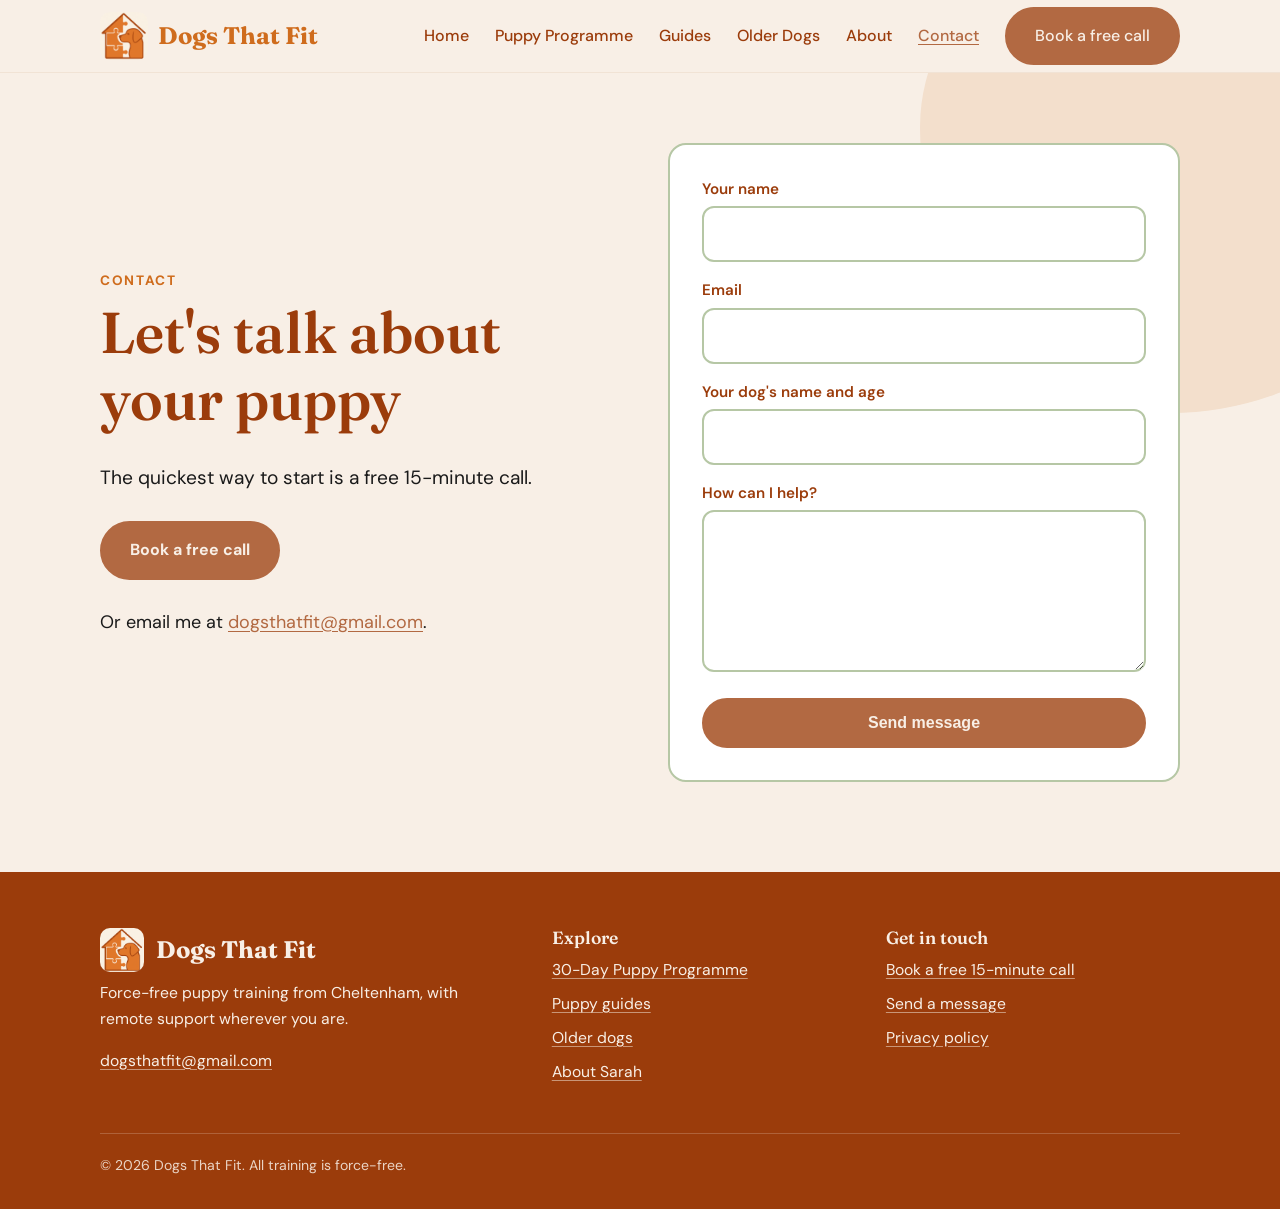
<file: contact.html>
<!doctype html>
<html lang="en-GB">
<head>
<meta charset="utf-8">
<meta name="viewport" content="width=device-width, initial-scale=1">
<title>Contact | Dogs That Fit</title>
<meta name="description" content="Get in touch with Sarah at Dogs That Fit, or book a free 15-minute call.">
<link rel="icon" href="images/favicon.png" type="image/png">
<link rel="preconnect" href="https://fonts.googleapis.com">
<link rel="preconnect" href="https://fonts.gstatic.com" crossorigin>
<link href="https://fonts.googleapis.com/css2?family=DM+Sans:wght@400;500;600;700&family=Fraunces:opsz,wght@9..144,500;9..144,600;9..144,700&display=swap" rel="stylesheet">
<link rel="stylesheet" href="css/style.css">
</head>
<body>
<header class="site-header">
  <nav class="wrap nav" aria-label="Main">
    <a class="logo" href="index.html"><img class="logo-mark" src="images/logo-mark.png" alt="">Dogs That Fit</a>
    <button class="nav-toggle" aria-label="Menu" aria-expanded="false"><svg viewBox="0 0 24 24" fill="none" stroke="currentColor" stroke-width="2" stroke-linecap="round"><path d="M4 7h16M4 12h16M4 17h16"/></svg></button>
    <ul class="nav-links">
<li><a href="index.html">Home</a></li>
<li><a href="puppy-programme.html">Puppy Programme</a></li>
<li><a href="guides.html">Guides</a></li>
<li><a href="older-dogs.html">Older Dogs</a></li>
<li><a href="about.html">About</a></li>
<li><a href="contact.html" aria-current="page">Contact</a></li>
      <li><a class="btn" href="https://tidycal.com/dogsthatfit/15-minute-discovery-call" style="color:var(--cream)">Book a free call</a></li>
    </ul>
  </nav>
</header>
<main>

<section class="hero">
  <div class="wrap two-col">
    <div class="reveal">
      <span class="eyebrow">Contact</span>
      <h1>Let's talk about your puppy</h1>
      <p class="lead">The quickest way to start is a free 15-minute call.</p>
      <div class="btn-row"><a class="btn" href="https://tidycal.com/dogsthatfit/15-minute-discovery-call">Book a free call</a></div>
      <p style="margin-top:28px">Or email me at <a href="mailto:dogsthatfit@gmail.com">dogsthatfit@gmail.com</a>.</p>
    </div>
    <div class="reveal">
      <form class="form offer" name="contact" method="POST" data-netlify="true" netlify-honeypot="bot-field" action="thanks.html">
        <input type="hidden" name="form-name" value="contact">
        <p class="hidden"><label>Leave this empty <input name="bot-field"></label></p>
        <div><label for="name">Your name</label><input id="name" name="name" required></div>
        <div><label for="email">Email</label><input id="email" name="email" type="email" required></div>
        <div><label for="dog">Your dog's name and age</label><input id="dog" name="dog"></div>
        <div><label for="message">How can I help?</label><textarea id="message" name="message" rows="5" required></textarea></div>
        <button class="btn" type="submit">Send message</button>
      </form>
    </div>
  </div>
</section>

</main>
<footer class="site-footer">
  <div class="wrap">
    <div class="footer-grid">
      <div>
        <div class="footer-logo"><img src="images/logo-mark.png" alt="">Dogs That Fit</div>
        <p>Force-free puppy training from Cheltenham, with remote support wherever you are.</p>
        <p><a href="mailto:dogsthatfit@gmail.com">dogsthatfit@gmail.com</a></p>
      </div>
      <div>
        <h3>Explore</h3>
        <ul>
          <li><a href="puppy-programme.html">30-Day Puppy Programme</a></li>
          <li><a href="guides.html">Puppy guides</a></li>
          <li><a href="older-dogs.html">Older dogs</a></li>
          <li><a href="about.html">About Sarah</a></li>
        </ul>
      </div>
      <div>
        <h3>Get in touch</h3>
        <ul>
          <li><a href="https://tidycal.com/dogsthatfit/15-minute-discovery-call">Book a free 15-minute call</a></li>
          <li><a href="contact.html">Send a message</a></li>
          <li><a href="privacy.html">Privacy policy</a></li>
        </ul>
      </div>
    </div>
    <div class="footer-bottom">&copy; <span id="yr"></span> Dogs That Fit. All training is force-free.</div>
  </div>
</footer>
<script src="js/site.js"></script>
</body>
</html>
</file>
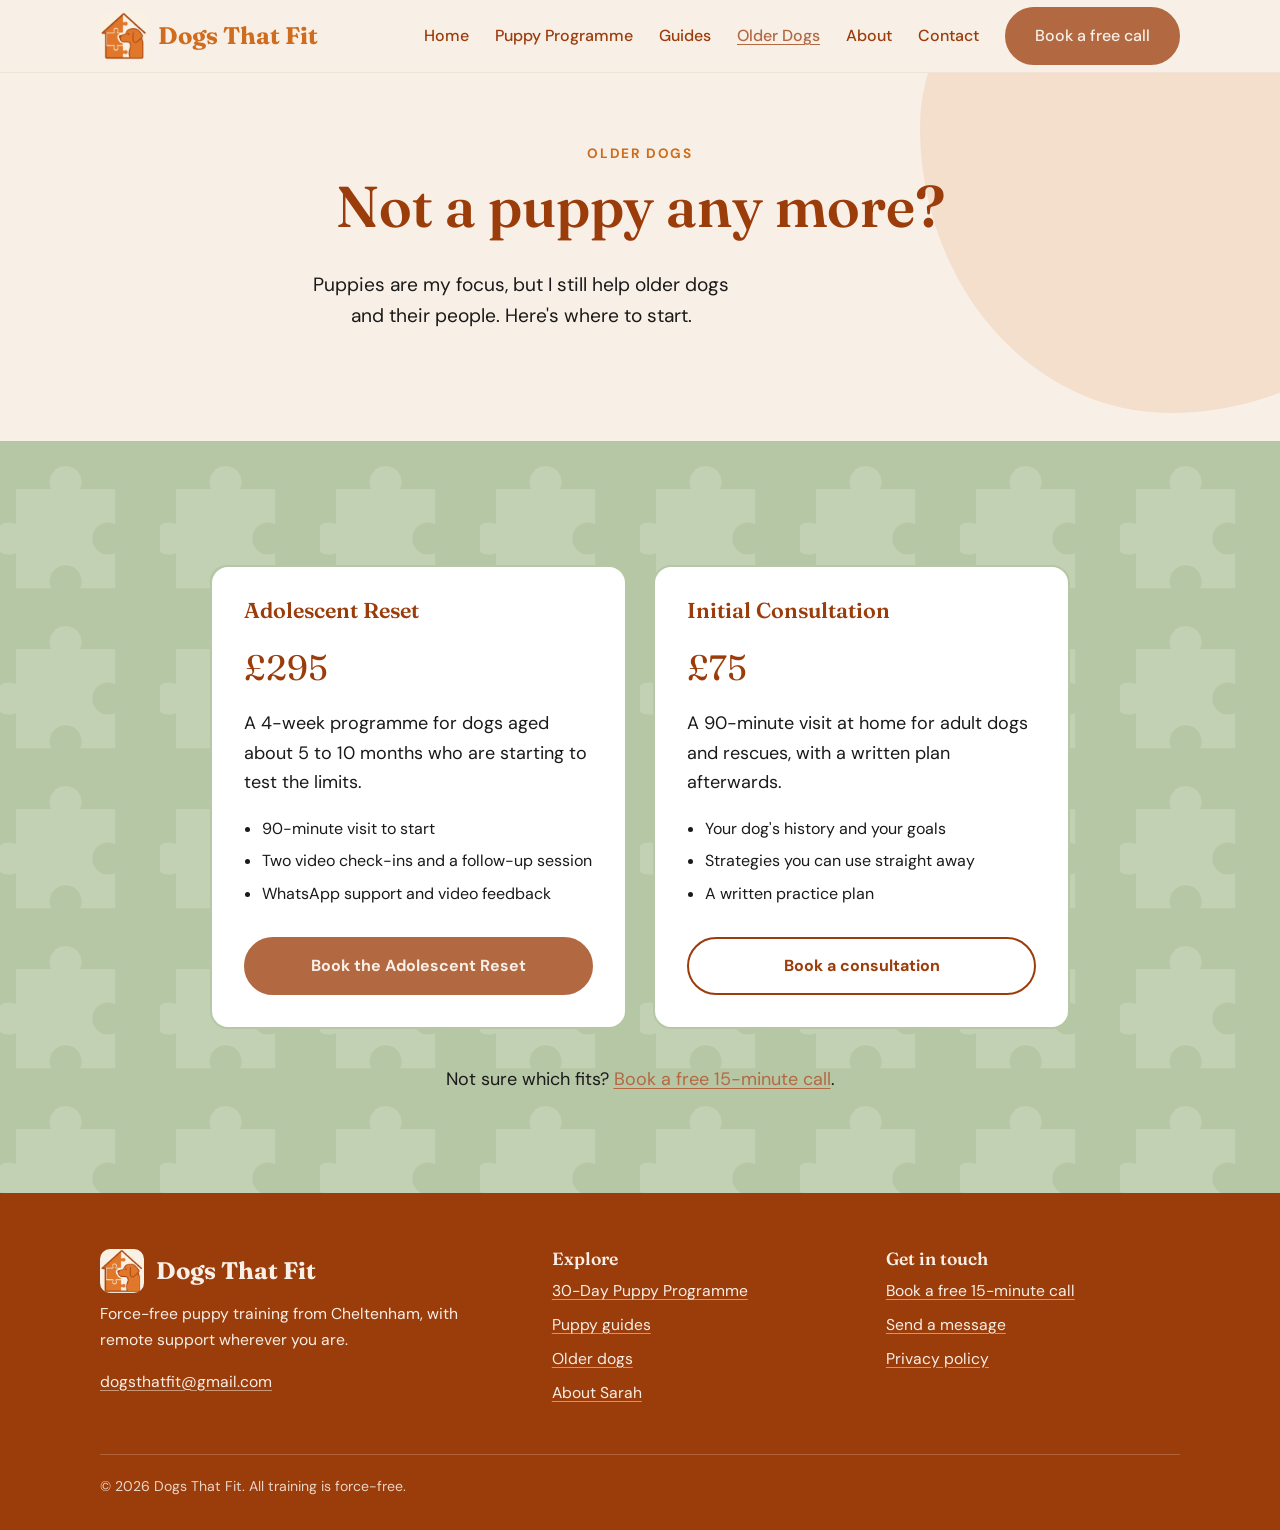
<file: older-dogs.html>
<!doctype html>
<html lang="en-GB">
<head>
<meta charset="utf-8">
<meta name="viewport" content="width=device-width, initial-scale=1">
<title>Older Dogs | Dogs That Fit</title>
<meta name="description" content="Force-free training for adolescent and adult dogs in Cheltenham: the Adolescent Reset programme and home consultations.">
<link rel="icon" href="images/favicon.png" type="image/png">
<link rel="preconnect" href="https://fonts.googleapis.com">
<link rel="preconnect" href="https://fonts.gstatic.com" crossorigin>
<link href="https://fonts.googleapis.com/css2?family=DM+Sans:wght@400;500;600;700&family=Fraunces:opsz,wght@9..144,500;9..144,600;9..144,700&display=swap" rel="stylesheet">
<link rel="stylesheet" href="css/style.css">
</head>
<body>
<header class="site-header">
  <nav class="wrap nav" aria-label="Main">
    <a class="logo" href="index.html"><img class="logo-mark" src="images/logo-mark.png" alt="">Dogs That Fit</a>
    <button class="nav-toggle" aria-label="Menu" aria-expanded="false"><svg viewBox="0 0 24 24" fill="none" stroke="currentColor" stroke-width="2" stroke-linecap="round"><path d="M4 7h16M4 12h16M4 17h16"/></svg></button>
    <ul class="nav-links">
<li><a href="index.html">Home</a></li>
<li><a href="puppy-programme.html">Puppy Programme</a></li>
<li><a href="guides.html">Guides</a></li>
<li><a href="older-dogs.html" aria-current="page">Older Dogs</a></li>
<li><a href="about.html">About</a></li>
<li><a href="contact.html">Contact</a></li>
      <li><a class="btn" href="https://tidycal.com/dogsthatfit/15-minute-discovery-call" style="color:var(--cream)">Book a free call</a></li>
    </ul>
  </nav>
</header>
<main>

<section class="hero">
  <div class="wrap narrow center reveal">
    <span class="eyebrow">Older dogs</span>
    <h1>Not a puppy any more?</h1>
    <p class="lead">Puppies are my focus, but I still help older dogs and their people. Here's where to start.</p>
  </div>
</section>

<section class="section band-sage">
  <div class="wrap">
    <div class="offers two">
      <div class="offer reveal">
        <h3>Adolescent Reset</h3>
        <div class="price">&pound;295</div>
        <p>A 4-week programme for dogs aged about 5 to 10 months who are starting to test the limits.</p>
        <ul><li>90-minute visit to start</li><li>Two video check-ins and a follow-up session</li><li>WhatsApp support and video feedback</li></ul>
        <a class="btn" href="https://tidycal.com/dogsthatfit/adolescent-reset">Book the Adolescent Reset</a>
      </div>
      <div class="offer reveal">
        <h3>Initial Consultation</h3>
        <div class="price">&pound;75</div>
        <p>A 90-minute visit at home for adult dogs and rescues, with a written plan afterwards.</p>
        <ul><li>Your dog's history and your goals</li><li>Strategies you can use straight away</li><li>A written practice plan</li></ul>
        <a class="btn secondary" href="https://tidycal.com/dogsthatfit/initial-consultation-clients-residence">Book a consultation</a>
      </div>
    </div>
    <p class="center reveal" style="margin-top:36px">Not sure which fits? <a href="https://tidycal.com/dogsthatfit/15-minute-discovery-call">Book a free 15-minute call</a>.</p>
  </div>
</section>

</main>
<footer class="site-footer">
  <div class="wrap">
    <div class="footer-grid">
      <div>
        <div class="footer-logo"><img src="images/logo-mark.png" alt="">Dogs That Fit</div>
        <p>Force-free puppy training from Cheltenham, with remote support wherever you are.</p>
        <p><a href="mailto:dogsthatfit@gmail.com">dogsthatfit@gmail.com</a></p>
      </div>
      <div>
        <h3>Explore</h3>
        <ul>
          <li><a href="puppy-programme.html">30-Day Puppy Programme</a></li>
          <li><a href="guides.html">Puppy guides</a></li>
          <li><a href="older-dogs.html">Older dogs</a></li>
          <li><a href="about.html">About Sarah</a></li>
        </ul>
      </div>
      <div>
        <h3>Get in touch</h3>
        <ul>
          <li><a href="https://tidycal.com/dogsthatfit/15-minute-discovery-call">Book a free 15-minute call</a></li>
          <li><a href="contact.html">Send a message</a></li>
          <li><a href="privacy.html">Privacy policy</a></li>
        </ul>
      </div>
    </div>
    <div class="footer-bottom">&copy; <span id="yr"></span> Dogs That Fit. All training is force-free.</div>
  </div>
</footer>
<script src="js/site.js"></script>
</body>
</html>
</file>
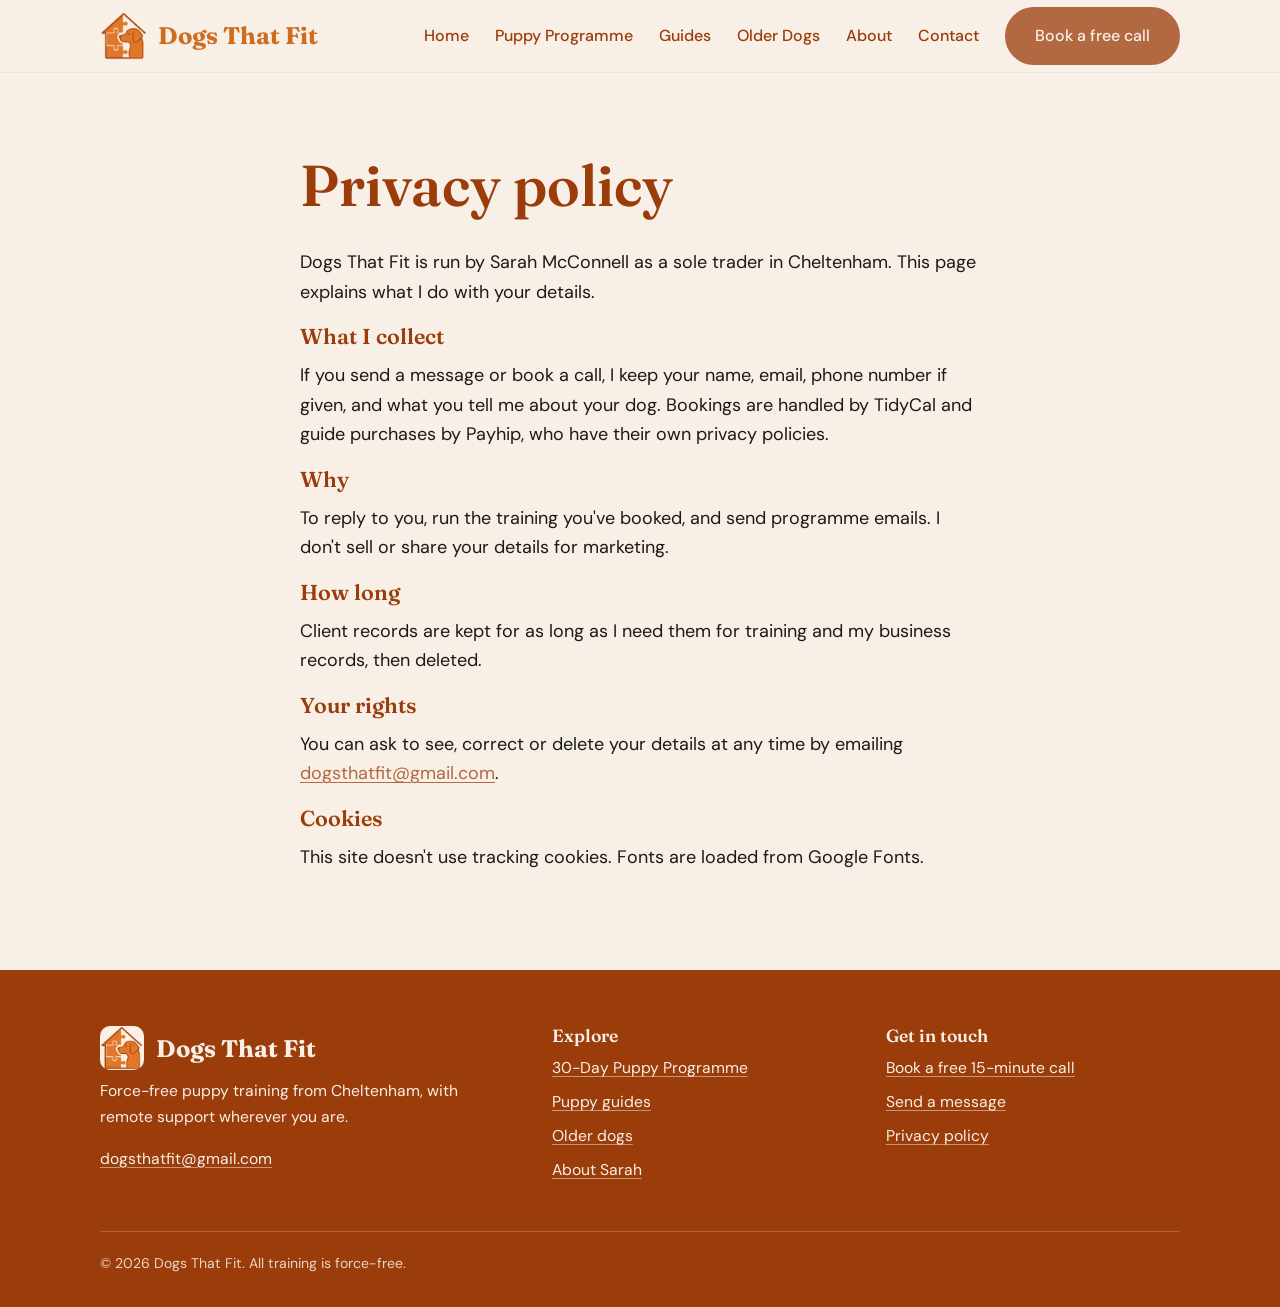
<file: privacy.html>
<!doctype html>
<html lang="en-GB">
<head>
<meta charset="utf-8">
<meta name="viewport" content="width=device-width, initial-scale=1">
<title>Privacy policy | Dogs That Fit</title>
<meta name="description" content="How Dogs That Fit handles your personal details.">
<link rel="icon" href="images/favicon.png" type="image/png">
<link rel="preconnect" href="https://fonts.googleapis.com">
<link rel="preconnect" href="https://fonts.gstatic.com" crossorigin>
<link href="https://fonts.googleapis.com/css2?family=DM+Sans:wght@400;500;600;700&family=Fraunces:opsz,wght@9..144,500;9..144,600;9..144,700&display=swap" rel="stylesheet">
<link rel="stylesheet" href="css/style.css">
</head>
<body>
<header class="site-header">
  <nav class="wrap nav" aria-label="Main">
    <a class="logo" href="index.html"><img class="logo-mark" src="images/logo-mark.png" alt="">Dogs That Fit</a>
    <button class="nav-toggle" aria-label="Menu" aria-expanded="false"><svg viewBox="0 0 24 24" fill="none" stroke="currentColor" stroke-width="2" stroke-linecap="round"><path d="M4 7h16M4 12h16M4 17h16"/></svg></button>
    <ul class="nav-links">
<li><a href="index.html">Home</a></li>
<li><a href="puppy-programme.html">Puppy Programme</a></li>
<li><a href="guides.html">Guides</a></li>
<li><a href="older-dogs.html">Older Dogs</a></li>
<li><a href="about.html">About</a></li>
<li><a href="contact.html">Contact</a></li>
      <li><a class="btn" href="https://tidycal.com/dogsthatfit/15-minute-discovery-call" style="color:var(--cream)">Book a free call</a></li>
    </ul>
  </nav>
</header>
<main>

<section class="section">
  <div class="wrap narrow">
    <h1>Privacy policy</h1>
    <p>Dogs That Fit is run by Sarah McConnell as a sole trader in Cheltenham. This page explains what I do with your details.</p>
    <h3>What I collect</h3>
    <p>If you send a message or book a call, I keep your name, email, phone number if given, and what you tell me about your dog. Bookings are handled by TidyCal and guide purchases by Payhip, who have their own privacy policies.</p>
    <h3>Why</h3>
    <p>To reply to you, run the training you've booked, and send programme emails. I don't sell or share your details for marketing.</p>
    <h3>How long</h3>
    <p>Client records are kept for as long as I need them for training and my business records, then deleted.</p>
    <h3>Your rights</h3>
    <p>You can ask to see, correct or delete your details at any time by emailing <a href="mailto:dogsthatfit@gmail.com">dogsthatfit@gmail.com</a>.</p>
    <h3>Cookies</h3>
    <p>This site doesn't use tracking cookies. Fonts are loaded from Google Fonts.</p>
  </div>
</section>
</main>
<footer class="site-footer">
  <div class="wrap">
    <div class="footer-grid">
      <div>
        <div class="footer-logo"><img src="images/logo-mark.png" alt="">Dogs That Fit</div>
        <p>Force-free puppy training from Cheltenham, with remote support wherever you are.</p>
        <p><a href="mailto:dogsthatfit@gmail.com">dogsthatfit@gmail.com</a></p>
      </div>
      <div>
        <h3>Explore</h3>
        <ul>
          <li><a href="puppy-programme.html">30-Day Puppy Programme</a></li>
          <li><a href="guides.html">Puppy guides</a></li>
          <li><a href="older-dogs.html">Older dogs</a></li>
          <li><a href="about.html">About Sarah</a></li>
        </ul>
      </div>
      <div>
        <h3>Get in touch</h3>
        <ul>
          <li><a href="https://tidycal.com/dogsthatfit/15-minute-discovery-call">Book a free 15-minute call</a></li>
          <li><a href="contact.html">Send a message</a></li>
          <li><a href="privacy.html">Privacy policy</a></li>
        </ul>
      </div>
    </div>
    <div class="footer-bottom">&copy; <span id="yr"></span> Dogs That Fit. All training is force-free.</div>
  </div>
</footer>
<script src="js/site.js"></script>
</body>
</html>
</file>
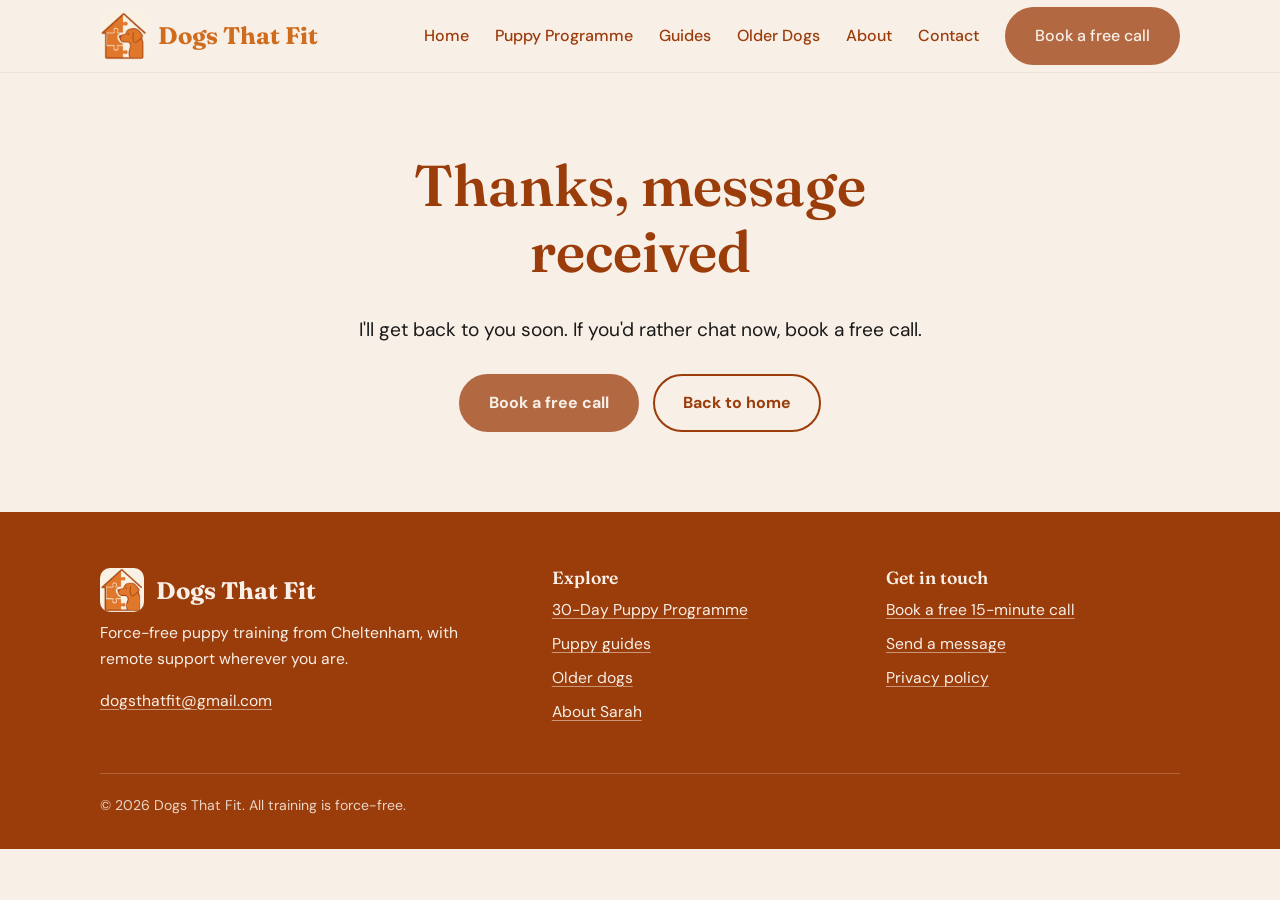
<file: thanks.html>
<!doctype html>
<html lang="en-GB">
<head>
<meta charset="utf-8">
<meta name="viewport" content="width=device-width, initial-scale=1">
<title>Thanks | Dogs That Fit</title>
<meta name="description" content="Message received.">
<link rel="icon" href="images/favicon.png" type="image/png">
<link rel="preconnect" href="https://fonts.googleapis.com">
<link rel="preconnect" href="https://fonts.gstatic.com" crossorigin>
<link href="https://fonts.googleapis.com/css2?family=DM+Sans:wght@400;500;600;700&family=Fraunces:opsz,wght@9..144,500;9..144,600;9..144,700&display=swap" rel="stylesheet">
<link rel="stylesheet" href="css/style.css">
</head>
<body>
<header class="site-header">
  <nav class="wrap nav" aria-label="Main">
    <a class="logo" href="index.html"><img class="logo-mark" src="images/logo-mark.png" alt="">Dogs That Fit</a>
    <button class="nav-toggle" aria-label="Menu" aria-expanded="false"><svg viewBox="0 0 24 24" fill="none" stroke="currentColor" stroke-width="2" stroke-linecap="round"><path d="M4 7h16M4 12h16M4 17h16"/></svg></button>
    <ul class="nav-links">
<li><a href="index.html">Home</a></li>
<li><a href="puppy-programme.html">Puppy Programme</a></li>
<li><a href="guides.html">Guides</a></li>
<li><a href="older-dogs.html">Older Dogs</a></li>
<li><a href="about.html">About</a></li>
<li><a href="contact.html">Contact</a></li>
      <li><a class="btn" href="https://tidycal.com/dogsthatfit/15-minute-discovery-call" style="color:var(--cream)">Book a free call</a></li>
    </ul>
  </nav>
</header>
<main>

<section class="section">
  <div class="wrap narrow center reveal">
    <h1>Thanks, message received</h1>
    <p class="lead">I'll get back to you soon. If you'd rather chat now, book a free call.</p>
    <div class="btn-row"><a class="btn" href="https://tidycal.com/dogsthatfit/15-minute-discovery-call">Book a free call</a><a class="btn secondary" href="index.html">Back to home</a></div>
  </div>
</section>
</main>
<footer class="site-footer">
  <div class="wrap">
    <div class="footer-grid">
      <div>
        <div class="footer-logo"><img src="images/logo-mark.png" alt="">Dogs That Fit</div>
        <p>Force-free puppy training from Cheltenham, with remote support wherever you are.</p>
        <p><a href="mailto:dogsthatfit@gmail.com">dogsthatfit@gmail.com</a></p>
      </div>
      <div>
        <h3>Explore</h3>
        <ul>
          <li><a href="puppy-programme.html">30-Day Puppy Programme</a></li>
          <li><a href="guides.html">Puppy guides</a></li>
          <li><a href="older-dogs.html">Older dogs</a></li>
          <li><a href="about.html">About Sarah</a></li>
        </ul>
      </div>
      <div>
        <h3>Get in touch</h3>
        <ul>
          <li><a href="https://tidycal.com/dogsthatfit/15-minute-discovery-call">Book a free 15-minute call</a></li>
          <li><a href="contact.html">Send a message</a></li>
          <li><a href="privacy.html">Privacy policy</a></li>
        </ul>
      </div>
    </div>
    <div class="footer-bottom">&copy; <span id="yr"></span> Dogs That Fit. All training is force-free.</div>
  </div>
</footer>
<script src="js/site.js"></script>
</body>
</html>
</file>
<file: css/style.css>
:root {
  --cream: #F8EFE6;
  --cream-deep: #F1E3D5;
  --rust: #9B3C0B;
  --terracotta: #B26942;
  --orange: #CF6C1D;
  --sage: #B6C7A5;
  --green: #62704B;
  --ink: #1A1A1A;
  --white: #FFFFFF;
  --radius: 18px;
  --max: 1120px;
}

* { box-sizing: border-box; }
html { scroll-behavior: smooth; }
body {
  margin: 0;
  background: var(--cream);
  color: var(--ink);
  font-family: "DM Sans", system-ui, sans-serif;
  font-size: 18px;
  line-height: 1.65;
}
img { max-width: 100%; display: block; }
a { color: var(--terracotta); text-decoration-color: var(--terracotta); text-underline-offset: 3px; }
a:hover { color: var(--rust); }

h1, h2, h3 {
  font-family: "Fraunces", Georgia, serif;
  color: var(--rust);
  line-height: 1.15;
  margin: 0 0 0.5em;
  font-weight: 600;
}
h1 { font-size: clamp(2.2rem, 5vw, 3.6rem); }
h2 { font-size: clamp(1.7rem, 3.5vw, 2.5rem); }
h3 { font-size: 1.35rem; }
p { margin: 0 0 1em; }

.wrap { max-width: var(--max); margin: 0 auto; padding: 0 20px; }
.section { padding: 80px 0; }
.section.tight { padding: 56px 0; }
.band-sage { background: var(--sage); }
.band-white { background: var(--white); }
.band-rust { background: var(--rust); color: var(--cream); }
.band-rust h2, .band-rust h3 { color: var(--cream); }
.band-rust a { color: var(--cream); }
.center { text-align: center; }
.narrow { max-width: 720px; margin-left: auto; margin-right: auto; }
.eyebrow {
  font-size: 0.85rem; letter-spacing: 0.12em; text-transform: uppercase;
  color: var(--orange); font-weight: 700; margin-bottom: 0.6em; display: block;
}
.lead { font-size: 1.2rem; }

/* Header */
.site-header {
  position: sticky; top: 0; z-index: 50;
  background: rgba(248, 239, 230, 0.96);
  backdrop-filter: blur(6px);
  border-bottom: 1px solid var(--cream-deep);
}
.nav { display: flex; align-items: center; justify-content: space-between; height: 72px; }
.logo {
  font-family: "Fraunces", Georgia, serif; font-weight: 700; font-size: 1.5rem;
  color: var(--orange); text-decoration: none; display: flex; align-items: center; gap: 10px;
}
.logo:hover { color: var(--orange); }
.logo-mark { width: 34px; height: 34px; }
.nav-links { display: flex; gap: 26px; align-items: center; list-style: none; margin: 0; padding: 0; }
.nav-links a { color: var(--rust); text-decoration: none; font-weight: 500; font-size: 1rem; }
.nav-links a:hover, .nav-links a[aria-current="page"] { color: var(--terracotta); text-decoration: underline; }
.nav-toggle { display: none; background: none; border: 0; padding: 8px; cursor: pointer; color: var(--rust); }
.nav-toggle svg { width: 28px; height: 28px; }

/* Buttons */
.btn {
  display: inline-block; padding: 14px 28px; border-radius: 999px;
  font-weight: 700; font-size: 1rem; text-decoration: none;
  border: 2px solid var(--terracotta); background: var(--terracotta); color: var(--cream);
  transition: background 0.25s, color 0.25s, transform 0.25s;
  cursor: pointer;
}
.btn:hover { background: var(--cream); color: var(--terracotta); transform: translateY(-2px); }
.btn.secondary { background: transparent; color: var(--rust); border-color: var(--rust); }
.btn.secondary:hover { background: var(--rust); color: var(--cream); }
.band-rust .btn { background: var(--cream); color: var(--rust); border-color: var(--cream); }
.band-rust .btn:hover { background: transparent; color: var(--cream); }
.btn-row { display: flex; gap: 14px; flex-wrap: wrap; margin-top: 28px; }
.center .btn-row { justify-content: center; }

/* Hero */
.hero { padding: 70px 0 90px; }
.hero-grid { display: grid; grid-template-columns: 1.1fr 0.9fr; gap: 56px; align-items: center; }
.hero p.lead { max-width: 34ch; }
.side-door { margin-top: 22px; font-size: 0.98rem; }

/* Photo slots: show a soft placeholder until real photos are added */
.photo {
  position: relative; border-radius: 48% 52% 46% 54% / 55% 45% 55% 45%;
  overflow: hidden; aspect-ratio: 1 / 1; background: var(--sage);
}
.photo.rect { border-radius: var(--radius); aspect-ratio: 4 / 3; }
.photo img { width: 100%; height: 100%; object-fit: cover; }
.photo .ph {
  position: absolute; inset: 0; display: flex; align-items: center; justify-content: center;
  color: var(--green); font-family: "Fraunces", serif; font-size: 1.1rem; text-align: center; padding: 20px;
}
.photo img + .ph { display: none; }

/* Steps */
.steps { display: grid; grid-template-columns: repeat(3, 1fr); gap: 28px; margin-top: 40px; }
.step { background: var(--cream); border-radius: var(--radius); padding: 30px; }
.step-num {
  width: 44px; height: 44px; border-radius: 50%; background: var(--terracotta); color: var(--cream);
  display: flex; align-items: center; justify-content: center; font-weight: 700; margin-bottom: 16px;
  font-family: "Fraunces", serif; font-size: 1.2rem;
}

/* Hover cards: front shows the topic, hover or tap reveals what the puppy learns */
.learn-grid { display: grid; grid-template-columns: repeat(4, 1fr); gap: 22px; margin-top: 40px; }
.learn-card {
  position: relative; min-height: 300px; border-radius: var(--radius); overflow: hidden;
  background: var(--white); border: 2px solid var(--sage); cursor: pointer; outline: none;
}
.learn-card .front, .learn-card .back {
  position: absolute; inset: 0; padding: 28px; display: flex; flex-direction: column;
  transition: opacity 0.45s ease, transform 0.45s ease;
}
.learn-card .front { justify-content: flex-end; }
.learn-card .front .blob {
  position: absolute; top: 26px; right: 24px; width: 110px; height: 110px;
  background: var(--sage); border-radius: 58% 42% 52% 48% / 45% 55% 45% 55%;
  transition: transform 0.6s ease;
}
.learn-card:nth-child(2) .blob { background: #E7C7AE; }
.learn-card:nth-child(3) .blob { background: #F0B98D; }
.learn-card:nth-child(4) .blob { background: #D3DCC7; }
.learn-card .front h3 { position: relative; margin: 0; }
.learn-card .front .hint { font-size: 0.9rem; color: var(--terracotta); margin-top: 6px; position: relative; }
.learn-card .back {
  background: var(--terracotta); color: var(--cream); opacity: 0; transform: translateY(14px);
}
.learn-card .back h3 { color: var(--cream); }
.learn-card .back ul { margin: 0; padding-left: 1.1em; font-size: 0.98rem; }
.learn-card .back li { margin-bottom: 6px; }
.learn-card:hover .back, .learn-card:focus .back, .learn-card:focus-within .back { opacity: 1; transform: none; }
.learn-card:hover .front, .learn-card:focus .front { opacity: 0; }
.learn-card:hover .blob { transform: scale(1.25) rotate(20deg); }

/* Offer cards */
.offers { display: grid; grid-template-columns: repeat(3, 1fr); gap: 26px; margin-top: 44px; align-items: stretch; }
.offers.two { grid-template-columns: repeat(2, 1fr); max-width: 860px; margin-left: auto; margin-right: auto; }
.offer {
  background: var(--white); border: 2px solid var(--sage); border-radius: var(--radius);
  padding: 32px; display: flex; flex-direction: column;
  transition: transform 0.3s, box-shadow 0.3s, border-color 0.3s;
}
.offer:hover { transform: translateY(-6px); box-shadow: 0 18px 40px rgba(155, 60, 11, 0.12); border-color: var(--terracotta); }
.offer.featured { border-color: var(--terracotta); border-width: 3px; }
.offer .tag {
  align-self: flex-start; background: var(--orange); color: var(--cream); border-radius: 999px;
  font-size: 0.78rem; font-weight: 700; padding: 4px 12px; letter-spacing: 0.06em; text-transform: uppercase; margin-bottom: 14px;
}
.offer .price { font-family: "Fraunces", serif; font-size: 2.2rem; color: var(--rust); margin: 4px 0 12px; }
.offer .price small { font-size: 1rem; color: var(--ink); font-family: "DM Sans", sans-serif; }
.offer ul { padding-left: 1.1em; margin: 0 0 24px; font-size: 1rem; }
.offer li { margin-bottom: 6px; }
.offer .btn { margin-top: auto; text-align: center; }

/* Ticks list */
.ticks { list-style: none; padding: 0; margin: 0; }
.ticks li { position: relative; padding-left: 34px; margin-bottom: 14px; }
.ticks li::before {
  content: ""; position: absolute; left: 0; top: 6px; width: 20px; height: 20px; border-radius: 50%;
  background: var(--green) url("data:image/svg+xml,%3Csvg xmlns='http://www.w3.org/2000/svg' viewBox='0 0 20 20'%3E%3Cpath d='M5 10.5l3 3 7-7' fill='none' stroke='%23F8EFE6' stroke-width='2.4' stroke-linecap='round' stroke-linejoin='round'/%3E%3C/svg%3E") center/14px no-repeat;
}

.two-col { display: grid; grid-template-columns: 1fr 1fr; gap: 56px; align-items: center; }
.quote {
  font-family: "Fraunces", serif; font-size: clamp(1.4rem, 3vw, 2rem); color: var(--rust);
  line-height: 1.35; max-width: 30ch; margin: 0 auto;
}

/* Timeline for the 30 days */
.timeline { list-style: none; margin: 40px 0 0; padding: 0; border-left: 3px solid var(--sage); }
.timeline li { position: relative; padding: 0 0 30px 34px; }
.timeline li::before {
  content: ""; position: absolute; left: -11px; top: 4px; width: 19px; height: 19px; border-radius: 50%;
  background: var(--terracotta); border: 3px solid var(--cream);
}
.timeline h3 { margin-bottom: 0.25em; }

/* FAQ */
.faq details { border-bottom: 1px solid var(--sage); padding: 18px 0; }
.faq summary {
  cursor: pointer; font-family: "Fraunces", serif; color: var(--rust); font-size: 1.2rem; list-style: none;
  display: flex; justify-content: space-between; gap: 20px;
}
.faq summary::-webkit-details-marker { display: none; }
.faq summary::after { content: "+"; color: var(--terracotta); font-size: 1.5rem; line-height: 1; transition: transform 0.25s; }
.faq details[open] summary::after { transform: rotate(45deg); }
.faq details p { margin: 12px 0 0; }

/* Form */
.form { display: grid; gap: 16px; }
.form label { font-weight: 600; color: var(--rust); font-size: 0.95rem; display: block; margin-bottom: 4px; }
.form input, .form textarea, .form select {
  width: 100%; padding: 13px 14px; border: 2px solid var(--sage); border-radius: 12px;
  background: var(--white); font: inherit; font-size: 1rem; color: var(--ink);
}
.form input:focus, .form textarea:focus, .form select:focus { outline: none; border-color: var(--terracotta); }
.hidden { display: none; }

/* Footer */
.site-footer { background: var(--rust); color: var(--cream); padding: 56px 0 32px; font-size: 0.98rem; }
.footer-grid { display: grid; grid-template-columns: 1.4fr 1fr 1fr; gap: 40px; }
.site-footer a { color: var(--cream); text-decoration-color: rgba(248, 239, 230, 0.5); }
.site-footer a:hover { color: var(--sage); }
.site-footer h3 { color: var(--cream); font-size: 1.1rem; }
.site-footer ul { list-style: none; padding: 0; margin: 0; }
.site-footer li { margin-bottom: 8px; }
.footer-logo { font-family: "Fraunces", serif; font-size: 1.5rem; color: var(--cream); font-weight: 700; margin-bottom: 8px; }
.footer-bottom { border-top: 1px solid rgba(248, 239, 230, 0.25); margin-top: 40px; padding-top: 20px; font-size: 0.88rem; opacity: 0.85; }

/* Reveal on scroll */
.reveal { opacity: 0; transform: translateY(24px); transition: opacity 0.7s ease, transform 0.7s ease; }
.reveal.in { opacity: 1; transform: none; }
@media (prefers-reduced-motion: reduce) {
  .reveal { opacity: 1; transform: none; transition: none; }
  * { transition: none !important; scroll-behavior: auto !important; }
}

@media (max-width: 980px) {
  .learn-grid { grid-template-columns: repeat(2, 1fr); }
  .offers, .offers.two, .steps { grid-template-columns: 1fr; }
  .footer-grid { grid-template-columns: 1fr 1fr; }
}
@media (max-width: 760px) {
  body { font-size: 17px; }
  .section { padding: 56px 0; }
  .hero { padding: 40px 0 60px; }
  .hero-grid, .two-col { grid-template-columns: 1fr; gap: 36px; }
  .hero-grid .photo { width: 100%; max-width: 360px; margin: 0 auto; }
  .two-col .photo { width: 100%; max-width: 360px; margin: 0 auto; }
  .learn-grid { grid-template-columns: 1fr; }
  .learn-card { min-height: 260px; }
  .footer-grid { grid-template-columns: 1fr; }
  .nav-toggle { display: block; }
  .nav-links {
    position: absolute; top: 72px; left: 0; right: 0; background: var(--cream);
    flex-direction: column; align-items: flex-start; gap: 0; padding: 8px 20px 20px;
    border-bottom: 1px solid var(--cream-deep); display: none;
  }
  .nav-links.open { display: flex; }
  .nav-links li { width: 100%; }
  .nav-links a { display: block; padding: 12px 0; font-size: 1.1rem; }
  .nav-links .btn { margin-top: 8px; display: inline-block; padding: 12px 24px; }
}

/* ---- Logo, illustration and puzzle motif ---- */
.logo .logo-mark { width: 48px; height: 48px; border-radius: 10px; }
.footer-logo { display: flex; align-items: center; gap: 12px; }
.footer-logo img { width: 44px; height: 44px; border-radius: 10px; }

.photo { overflow: visible; background: none; }
.photo > img, .photo .ph { border-radius: inherit; overflow: hidden; }
.photo > img { position: relative; z-index: 1; }
.photo .ph { position: absolute; inset: 0; background: var(--sage); display: flex; align-items: center; justify-content: center; }
.photo .ph img {
  width: 62%; height: auto; aspect-ratio: 1; border-radius: 50%;
  background: var(--cream); padding: 6%; box-shadow: 0 14px 40px rgba(98, 112, 75, 0.35);
}
.photo > img + .ph { display: none; }
.photo .puzzle {
  position: absolute; width: 26%; left: -6%; bottom: -4%; z-index: 2;
  fill: var(--orange); transform: rotate(-14deg);
  filter: drop-shadow(0 8px 16px rgba(155, 60, 11, 0.25));
  transition: transform 0.6s ease;
}
.photo:hover .puzzle { transform: rotate(6deg) translate(6px, -6px); }
.photo.rect .puzzle { width: 18%; left: auto; right: -4%; bottom: -6%; }

.learn-card .front .blob { display: flex; align-items: center; justify-content: center; color: var(--rust); }
.learn-card .front .blob .icon { width: 54px; height: 54px; }

.step-top { display: flex; align-items: center; justify-content: space-between; margin-bottom: 16px; }
.step-top .step-num { margin-bottom: 0; }
.step-icon { width: 42px; height: 42px; color: var(--terracotta); }
.step { transition: transform 0.3s, box-shadow 0.3s; }
.step:hover { transform: translateY(-6px); box-shadow: 0 18px 40px rgba(155, 60, 11, 0.1); }

.offer-icon { width: 46px; height: 46px; color: var(--terracotta); margin-bottom: 12px; }

.band-sage {
  background-color: var(--sage);
  background-image: url("data:image/svg+xml,%3Csvg xmlns='http://www.w3.org/2000/svg' width='160' height='160' viewBox='0 0 100 100'%3E%3Cpath d='M10 30h22a10 10 0 1 1 18 0h22v22a10 10 0 1 0 0 18v22H50a10 10 0 1 0-18 0H10V70a10 10 0 1 1 0-18z' fill='%23ffffff' fill-opacity='0.16'/%3E%3C/svg%3E");
  background-size: 160px;
}
.hero { position: relative; overflow: hidden; }
.hero::before {
  content: ""; position: absolute; width: 520px; height: 520px; right: -160px; top: -180px; z-index: -1;
  background: #F3DFCC; border-radius: 58% 42% 52% 48% / 45% 55% 45% 55%;
}
main { position: relative; z-index: 0; }
</file>
